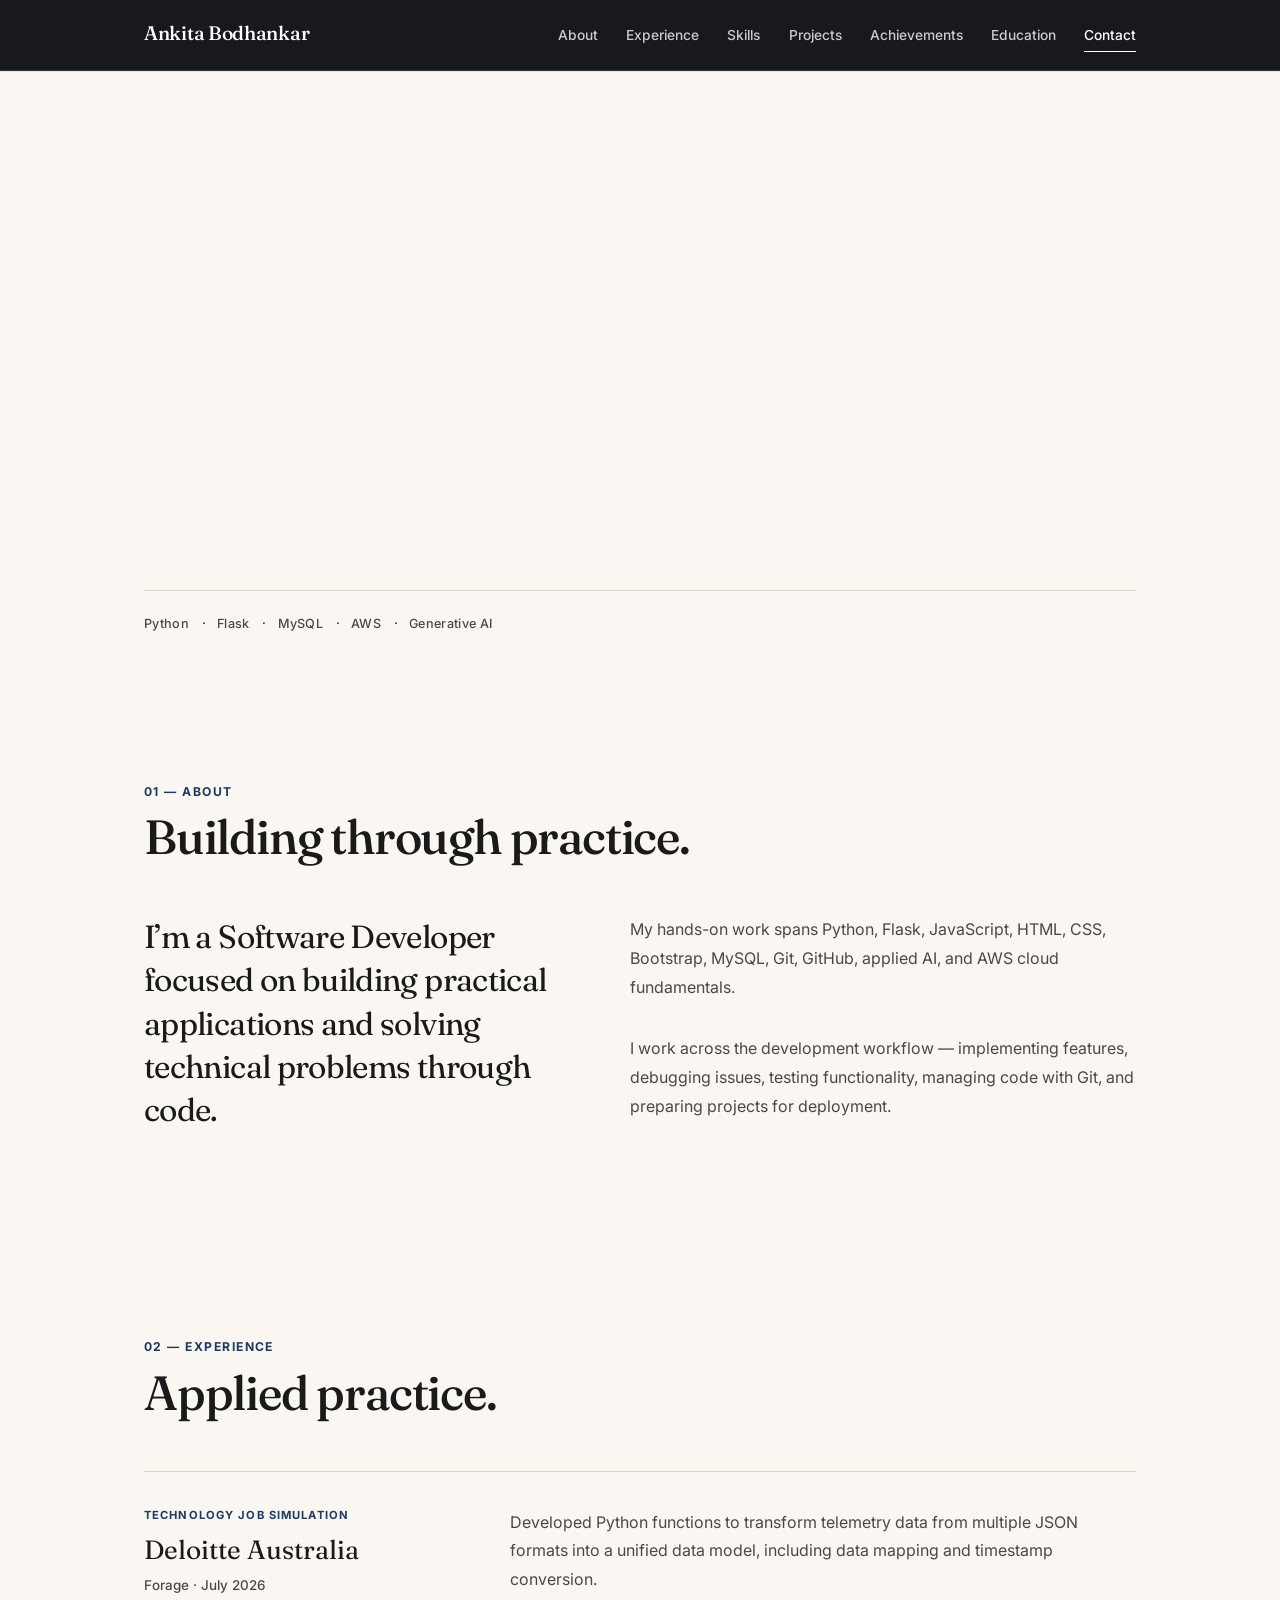
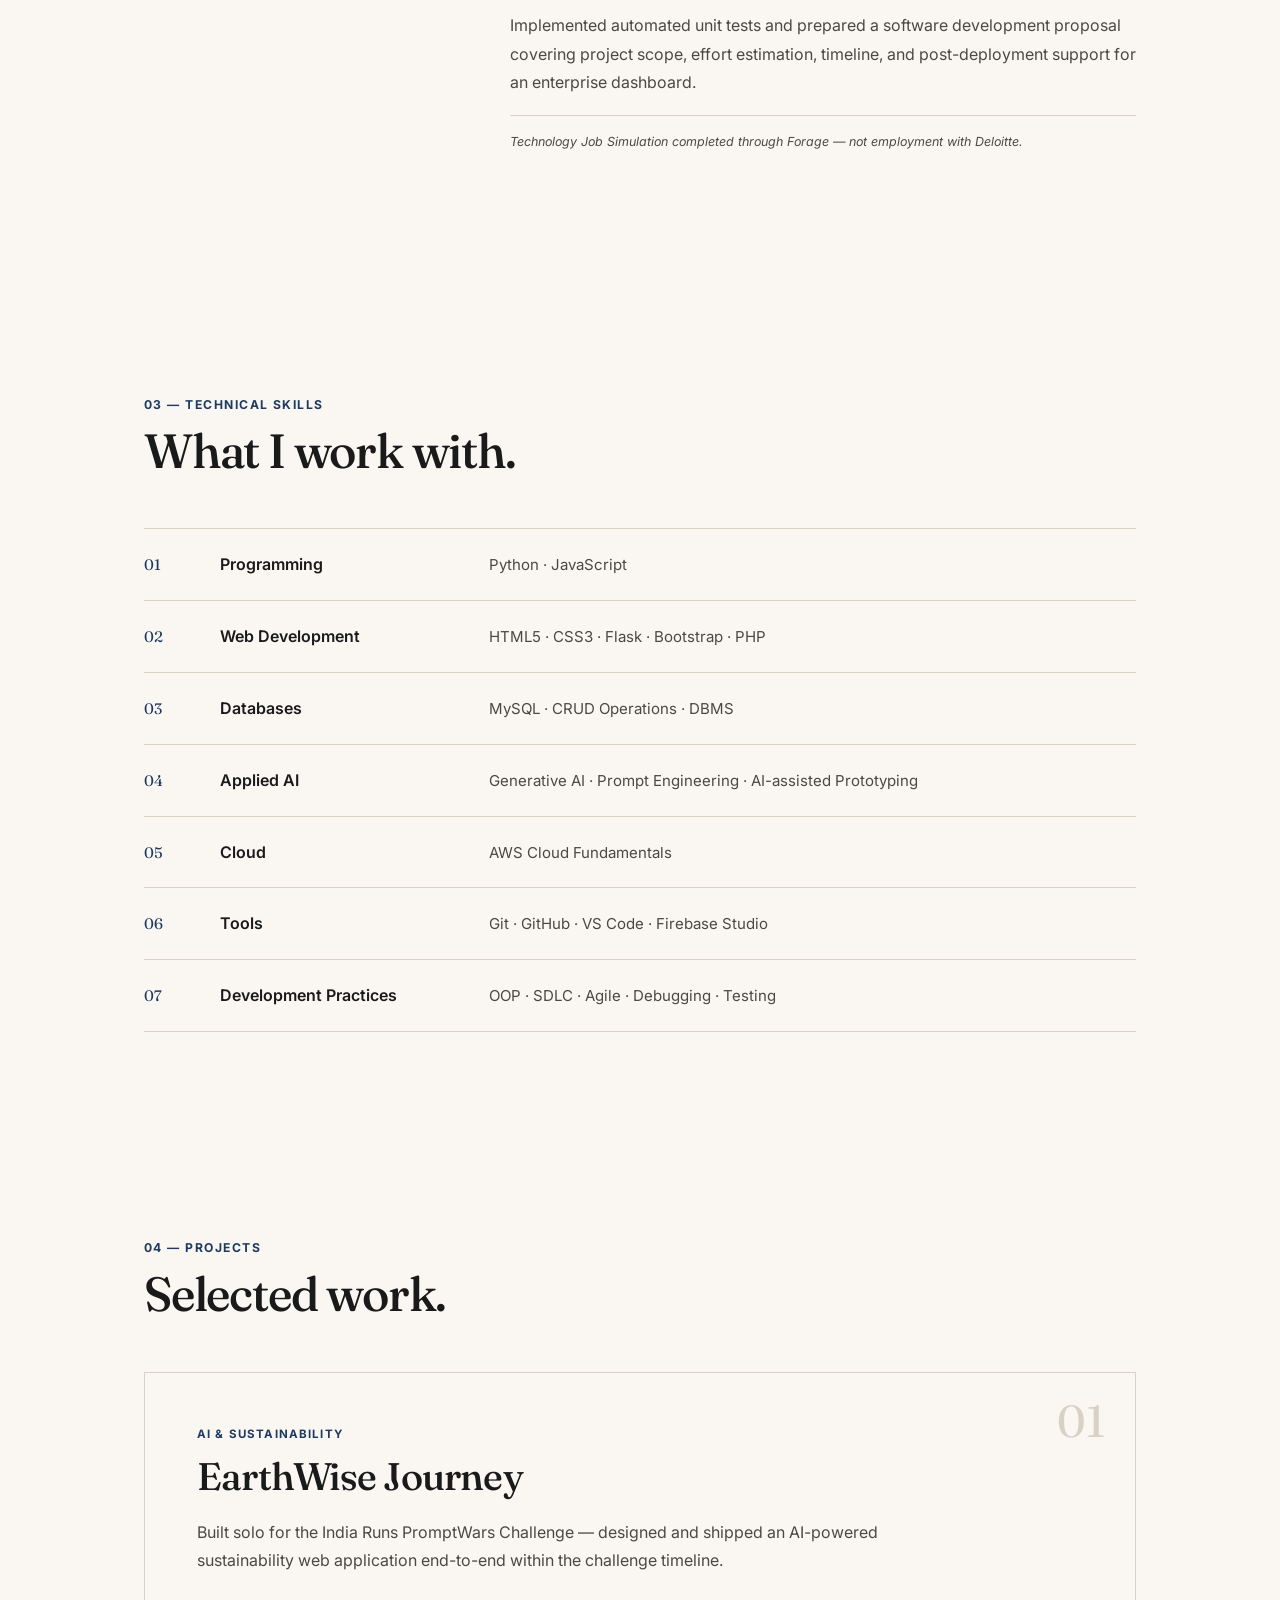
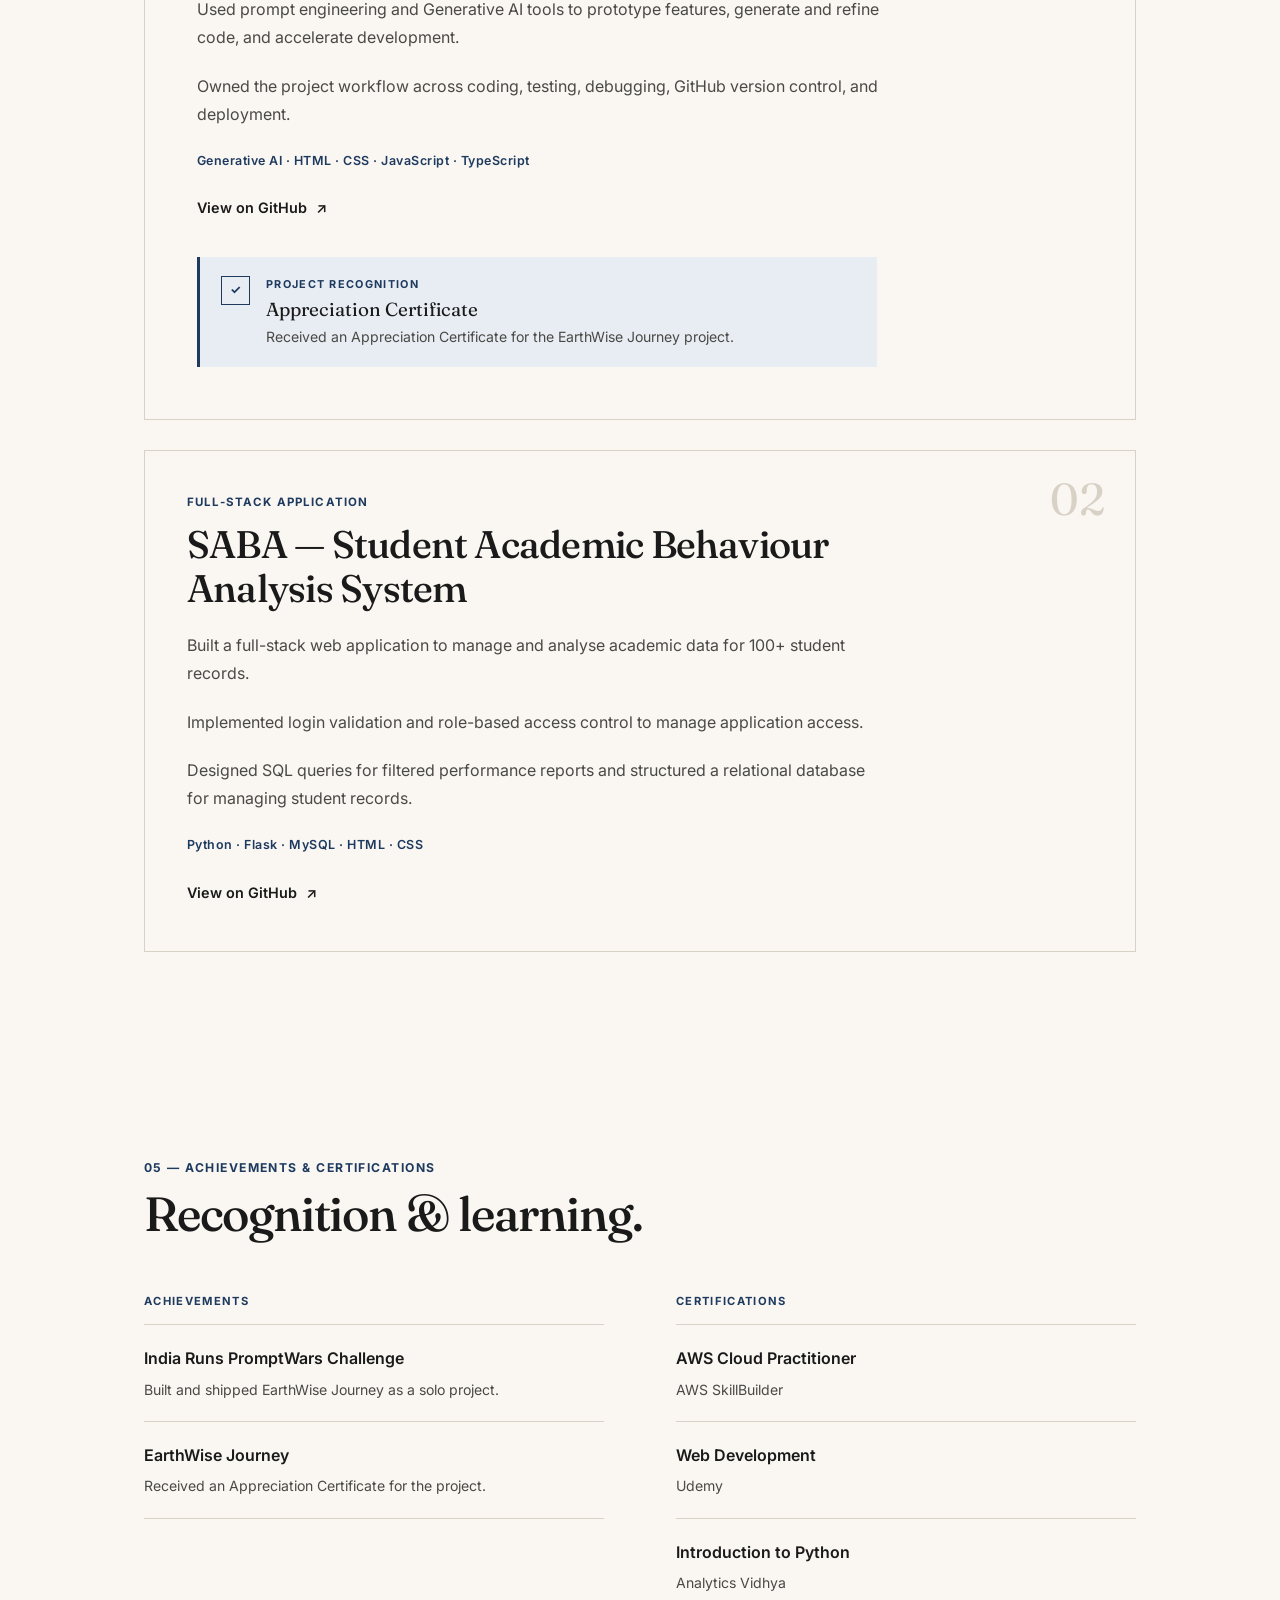
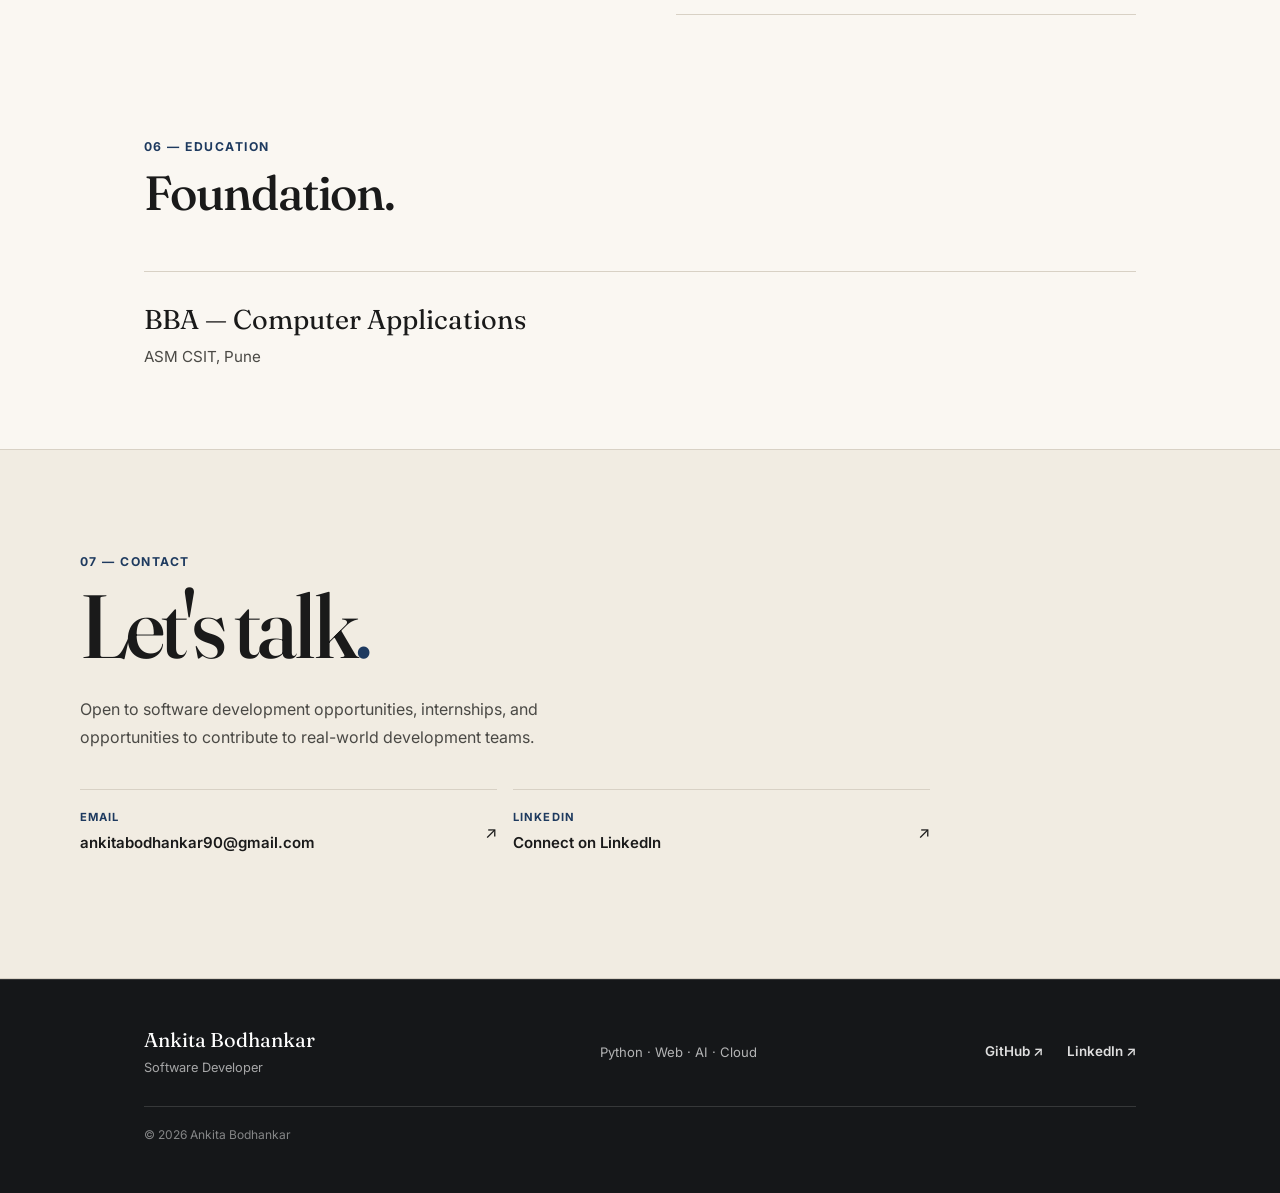
<file: PROJECT 1- The Global Launch/index.html>
<!DOCTYPE html>
<html lang="en">

<head>
    <meta charset="UTF-8">

    <meta
        name="viewport"
        content="width=device-width, initial-scale=1.0"
    >

    <title>Ankita Bodhankar — Software Developer</title>

    <meta
        name="description"
        content="Portfolio of Ankita Bodhankar, a Software Developer focused on Python, Flask, web development, applied AI and cloud fundamentals."
    >

    <!-- Open Graph -->
    <meta property="og:type" content="website">
    <meta property="og:title" content="Ankita Bodhankar — Software Developer">

    <meta
        property="og:description"
        content="Python · Web · AI · Cloud — projects, technical skills and development experience."
    >

    <meta property="og:image" content="assets/og-preview.png">

    <!-- Social Preview -->
    <meta name="twitter:card" content="summary_large_image">
    <meta name="twitter:title" content="Ankita Bodhankar — Software Developer">

    <meta
        name="twitter:description"
        content="Python · Web · AI · Cloud — developer portfolio."
    >

    <meta name="twitter:image" content="assets/og-preview.png">

    <!-- Favicon -->
    <link
        rel="icon"
        href="PROJECT 1- The Global Launch/assets/Ankita_Bodhankar_Resume (1).pdf"
        type="image/svg+xml"
    >

    <!-- Fonts -->
    <link
        rel="preconnect"
        href="https://fonts.googleapis.com"
    >

    <link
        rel="preconnect"
        href="https://fonts.gstatic.com"
        crossorigin
    >

    <link
        href="https://fonts.googleapis.com/css2?family=Fraunces:opsz,wght@9..144,400;9..144,500;9..144,600&family=Inter:wght@400;500;600&display=swap"
        rel="stylesheet"
    >

    <link rel="stylesheet" href="style.css">
</head>


<body>

    <!-- Accessibility -->
    <a class="skip-link" href="#main">
        Skip to content
    </a>


    <!-- ==================================================
         NAVBAR
    =================================================== -->

    <header class="site-header">

        <nav class="nav" aria-label="Primary">

            <!-- Name instead of AB -->
            <a
                href="#top"
                class="nav__brand"
                aria-label="Ankita Bodhankar — Home"
            >
                Ankita Bodhankar
            </a>


            <!-- Mobile menu button -->
            <button
                class="nav__toggle"
                id="navToggle"
                aria-expanded="false"
                aria-controls="navMenu"
                aria-label="Open menu"
            >
                <span></span>
                <span></span>
                <span></span>
            </button>


            <!-- Navigation -->
            <ul class="nav__menu" id="navMenu">

                <li>
                    <a href="#about" data-nav>
                        About
                    </a>
                </li>

                <li>
                    <a href="#experience" data-nav>
                        Experience
                    </a>
                </li>

                <li>
                    <a href="#skills" data-nav>
                        Skills
                    </a>
                </li>

                <li>
                    <a href="#projects" data-nav>
                        Projects
                    </a>
                </li>

                <li>
                    <a href="#achievements" data-nav>
                        Achievements
                    </a>
                </li>

                <li>
                    <a href="#education" data-nav>
                        Education
                    </a>
                </li>

                <li>
                    <a href="#contact" data-nav>
                        Contact
                    </a>
                </li>

            </ul>

        </nav>

    </header>


    <main id="main">


        <!-- ==================================================
             HERO
        =================================================== -->

        <section class="hero" id="top">

            <div class="hero__inner">

                <p class="hero__eyebrow reveal-item">
                    SOFTWARE DEVELOPER — PYTHON · WEB · AI · CLOUD
                </p>


                <h1 class="hero__headline">

    <span class="reveal-item">
        Software Developer
    </span>

    <span class="reveal-item hero__accent">
        building practical solutions.
    </span>

</h1>

                <p class="hero__desc reveal-item">

    I build practical web applications using Python,
    Flask, JavaScript, databases, applied AI, and
    AWS cloud fundamentals.

</p>


                <div class="hero__actions reveal-item">

                    <!-- GitHub -->
                    <a
                        class="btn btn--primary"
                        href="https://github.com/ankitabodhankar-git"
                        target="_blank"
                        rel="noopener noreferrer"
                    >
                        <span>GitHub</span>
                        <span class="btn__icon">↗</span>
                    </a>


                    <!-- LinkedIn -->
                    <a
                        class="btn btn--outline"
                        href="https://www.linkedin.com/in/ankita-bodhankar-114b12396/"
                        target="_blank"
                        rel="noopener noreferrer"
                    >
                        <span>LinkedIn</span>
                        <span class="btn__icon">↗</span>
                    </a>


                    <!-- Resume -->
                    <a
                        class="btn btn--outline"
                        href="assets/Ankita_Bodhankar_Resume.pdf"
                        download="Ankita_Bodhankar_Resume.pdf"
                    >
                        <span>Download Resume</span>
                        <span class="btn__icon">↓</span>
                    </a>

                </div>

            </div>


            <div class="hero__index" aria-hidden="true">

                <span>Python</span>
                <span>Flask</span>
                <span>MySQL</span>
                <span>AWS</span>
                <span>Generative AI</span>

            </div>

        </section>



        <!-- ==================================================
             ABOUT
        =================================================== -->

        <section class="section" id="about">

            <div class="section__head reveal">

                <p class="eyebrow">
                    01 — About
                </p>

                <h2>
                    Building through practice.
                </h2>

            </div>


            <div class="about__grid reveal">

                <p class="about__lead">

                    I’m a Software Developer focused on building
                    practical applications and solving technical
                    problems through code.

                </p>


                <div class="about__copy">

                    <p>

                        My hands-on work spans Python, Flask,
                        JavaScript, HTML, CSS, Bootstrap, MySQL,
                        Git, GitHub, applied AI, and AWS cloud
                        fundamentals.

                    </p>

                    <p>

                        I work across the development workflow —
                        implementing features, debugging issues,
                        testing functionality, managing code with
                        Git, and preparing projects for deployment.

                    </p>

                </div>

            </div>

        </section>



        <!-- ==================================================
             EXPERIENCE
        =================================================== -->

        <section class="section" id="experience">

            <div class="section__head reveal">

                <p class="eyebrow">
                    02 — Experience
                </p>

                <h2>
                    Applied practice.
                </h2>

            </div>


            <article class="exp reveal">

                <div class="exp__meta">

                    <p class="exp__label">
                        TECHNOLOGY JOB SIMULATION
                    </p>

                    <p class="exp__org">
                        Deloitte Australia
                    </p>

                    <p class="exp__tag">
                        Forage · July 2026
                    </p>

                </div>


                <div class="exp__body">

                    <p>

                        Developed Python functions to transform
                        telemetry data from multiple JSON formats
                        into a unified data model, including data
                        mapping and timestamp conversion.

                    </p>

                    <p>

                        Implemented automated unit tests and prepared
                        a software development proposal covering
                        project scope, effort estimation, timeline,
                        and post-deployment support for an enterprise
                        dashboard.

                    </p>

                    <p class="exp__note">
                        Technology Job Simulation completed through
                        Forage — not employment with Deloitte.
                    </p>

                </div>

            </article>

        </section>



        <!-- ==================================================
             SKILLS
        =================================================== -->

        <section class="section" id="skills">

            <div class="section__head reveal">

                <p class="eyebrow">
                    03 — Technical Skills
                </p>

                <h2>
                    What I work with.
                </h2>

            </div>


            <ul class="skills reveal">


                <li class="skills__row">

                    <span class="skills__num">01</span>

                    <span class="skills__cat">
                        Programming
                    </span>

                    <span class="skills__list">
                        Python · JavaScript
                    </span>

                </li>


                <li class="skills__row">

                    <span class="skills__num">02</span>

                    <span class="skills__cat">
                        Web Development
                    </span>

                    <span class="skills__list">
                        HTML5 · CSS3 · Flask · Bootstrap · PHP
                    </span>

                </li>


                <li class="skills__row">

                    <span class="skills__num">03</span>

                    <span class="skills__cat">
                        Databases
                    </span>

                    <span class="skills__list">
                        MySQL · CRUD Operations · DBMS
                    </span>

                </li>


                <li class="skills__row">

                    <span class="skills__num">04</span>

                    <span class="skills__cat">
                        Applied AI
                    </span>

                    <span class="skills__list">
                        Generative AI · Prompt Engineering ·
                        AI-assisted Prototyping
                    </span>

                </li>


                <li class="skills__row">

                    <span class="skills__num">05</span>

                    <span class="skills__cat">
                        Cloud
                    </span>

                    <span class="skills__list">
                        AWS Cloud Fundamentals
                    </span>

                </li>


                <li class="skills__row">

                    <span class="skills__num">06</span>

                    <span class="skills__cat">
                        Tools
                    </span>

                    <span class="skills__list">
                        Git · GitHub · VS Code · Firebase Studio
                    </span>

                </li>


                <li class="skills__row">

                    <span class="skills__num">07</span>

                    <span class="skills__cat">
                        Development Practices
                    </span>

                    <span class="skills__list">
                        OOP · SDLC · Agile · Debugging · Testing
                    </span>

                </li>

            </ul>

        </section>



        <!-- ==================================================
             PROJECTS
        =================================================== -->

        <section class="section" id="projects">

            <div class="section__head reveal">

                <p class="eyebrow">
                    04 — Projects
                </p>

                <h2>
                    Selected work.
                </h2>

            </div>


            <div class="projects">


                <!-- ==============================
                     EARTHWISE
                =============================== -->

                <article class="project project--featured reveal">

                    <div class="project__number">
                        01
                    </div>


                    <div class="project__top">

                        <p class="project__cat">
                            AI &amp; Sustainability
                        </p>

                        <h3 class="project__title">
                            EarthWise Journey
                        </h3>

                    </div>


                    <p class="project__desc">

                        Built solo for the India Runs PromptWars
                        Challenge — designed and shipped an
                        AI-powered sustainability web application
                        end-to-end within the challenge timeline.

                    </p>


                    <p class="project__desc">

                        Used prompt engineering and Generative AI
                        tools to prototype features, generate and
                        refine code, and accelerate development.

                    </p>


                    <p class="project__desc">

                        Owned the project workflow across coding,
                        testing, debugging, GitHub version control,
                        and deployment.

                    </p>


                    <p class="project__stack">
                        Generative AI · HTML · CSS · JavaScript · TypeScript
                    </p>


                    <a
                        class="project__link"
                        href="https://github.com/ankitabodhankar-git/earthwise-journey"
                        target="_blank"
                        rel="noopener noreferrer"
                    >
                        View on GitHub
                        <span>↗</span>
                    </a>


                    <!-- Recognition -->
                    <div class="recognition">

                        <div class="recognition__icon">
                            ✓
                        </div>

                        <div>

                            <p class="recognition__label">
                                PROJECT RECOGNITION
                            </p>

                            <p class="recognition__title">
                                Appreciation Certificate
                            </p>

                            <p class="recognition__desc">
                                Received an Appreciation Certificate
                                for the EarthWise Journey project.
                            </p>

                        </div>

                    </div>

                </article>



                <!-- ==============================
                     SABA
                =============================== -->

                <article class="project reveal">

                    <div class="project__number">
                        02
                    </div>


                    <div class="project__top">

                        <p class="project__cat">
                            Full-Stack Application
                        </p>

                        <h3 class="project__title">
                            SABA — Student Academic Behaviour
                            Analysis System
                        </h3>

                    </div>


                    <p class="project__desc">

                        Built a full-stack web application to
                        manage and analyse academic data for
                        100+ student records.

                    </p>


                    <p class="project__desc">

                        Implemented login validation and role-based
                        access control to manage application access.

                    </p>


                    <p class="project__desc">

                        Designed SQL queries for filtered performance
                        reports and structured a relational database
                        for managing student records.

                    </p>


                    <p class="project__stack">
                        Python · Flask · MySQL · HTML · CSS
                    </p>


                    <a
                        class="project__link"
                        href="https://github.com/ankitabodhankar-git/SABA_System"
                        target="_blank"
                        rel="noopener noreferrer"
                    >
                        View on GitHub
                        <span>↗</span>
                    </a>

                </article>

            </div>

        </section>



        <!-- ==================================================
             ACHIEVEMENTS & CERTIFICATIONS
        =================================================== -->

        <section class="section" id="achievements">

            <div class="section__head reveal">

                <p class="eyebrow">
                    05 — Achievements &amp; Certifications
                </p>

                <h2>
                    Recognition &amp; learning.
                </h2>

            </div>


            <div class="ach reveal">


                <!-- Achievements -->
                <div>

                    <p class="list-heading">
                        ACHIEVEMENTS
                    </p>

                    <ul class="ach__list">

                        <li>

                            <p class="ach__title">
                                India Runs PromptWars Challenge
                            </p>

                            <p class="ach__desc">
                                Built and shipped EarthWise Journey
                                as a solo project.
                            </p>

                        </li>


                        <li>

                            <p class="ach__title">
                                EarthWise Journey
                            </p>

                            <p class="ach__desc">
                                Received an Appreciation Certificate
                                for the project.
                            </p>

                        </li>

                    </ul>

                </div>



                <!-- Certifications -->
                <div>

                    <p class="list-heading">
                        CERTIFICATIONS
                    </p>

                    <ul class="cert__list">

                        <li>

                            <p class="cert__title">
                                AWS Cloud Practitioner
                            </p>

                            <p class="cert__issuer">
                                AWS SkillBuilder
                            </p>

                        </li>


                        <li>

                            <p class="cert__title">
                                Web Development
                            </p>

                            <p class="cert__issuer">
                                Udemy
                            </p>

                        </li>


                        <li>

                            <p class="cert__title">
                                Introduction to Python
                            </p>

                            <p class="cert__issuer">
                                Analytics Vidhya
                            </p>

                        </li>

                    </ul>

                </div>

            </div>

        </section>



        <!-- ==================================================
             EDUCATION
        =================================================== -->

        <section
            class="section section--tight"
            id="education"
        >

            <div class="section__head reveal">

                <p class="eyebrow">
                    06 — Education
                </p>

                <h2>
                    Foundation.
                </h2>

            </div>


            <div class="edu reveal">

                <p class="edu__degree">
                    BBA — Computer Applications
                </p>

                <p class="edu__school">
                    ASM CSIT, Pune
                </p>

            </div>

        </section>



        <!-- ==================================================
             CONTACT
        =================================================== -->

        <section class="section contact" id="contact">

            <div class="reveal">

                <p class="eyebrow">
                    07 — Contact
                </p>


                <h2 class="contact__headline">
                    Let's talk<span>.</span>
                </h2>


                <p class="contact__desc">

                    Open to software development opportunities,
                    internships, and opportunities to contribute
                    to real-world development teams.

                </p>


                <!-- ONLY TWO CONTACT OPTIONS -->
                <div class="contact__links">


                    <!-- Email -->
                    <a
                        href="mailto:ankitabodhankar90@gmail.com"
                        class="contact__link"
                    >

                        <span>
                            Email
                        </span>

                        <strong>
                            ankitabodhankar90@gmail.com
                        </strong>

                        <i aria-hidden="true">
                            ↗
                        </i>

                    </a>


                    <!-- LinkedIn -->
                    <a
                        href="https://www.linkedin.com/in/ankita-bodhankar-114b12396/"
                        target="_blank"
                        rel="noopener noreferrer"
                        class="contact__link"
                    >

                        <span>
                            LinkedIn
                        </span>

                        <strong>
                            Connect on LinkedIn
                        </strong>

                        <i aria-hidden="true">
                            ↗
                        </i>

                    </a>

                </div>

            </div>

        </section>


    </main>



    <!-- ==================================================
         DARK FOOTER
    =================================================== -->

    <footer class="site-footer">

        <div class="site-footer__inner">


            <div class="footer__identity">

                <p class="site-footer__name">
                    Ankita Bodhankar
                </p>

                <p class="footer__role">
                    Software Developer
                </p>

            </div>


            <p class="site-footer__tag">
                Python · Web · AI · Cloud
            </p>


            <div class="site-footer__links">

                <a
                    href="https://github.com/ankitabodhankar-git"
                    target="_blank"
                    rel="noopener noreferrer"
                >
                    GitHub ↗
                </a>


                <a
                    href="https://www.linkedin.com/in/ankita-bodhankar-114b12396/"
                    target="_blank"
                    rel="noopener noreferrer"
                >
                    LinkedIn ↗
                </a>

            </div>


            <p class="site-footer__copy">

                © <span id="year"></span>
                Ankita Bodhankar

            </p>

        </div>

    </footer>


    <script src="script.js"></script>

</body>
</html>
</file>
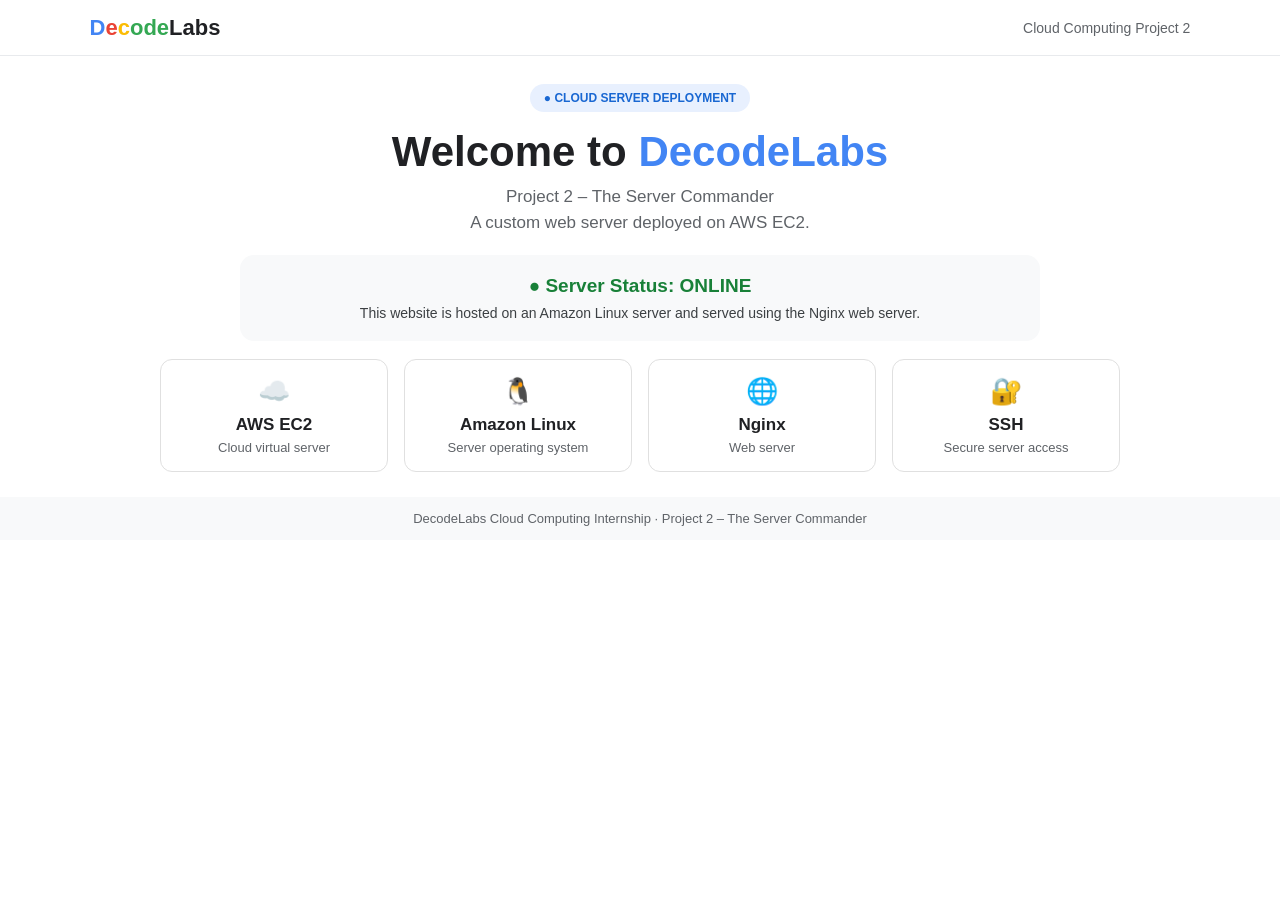
<file: PROJECT 2 - The Server Commander/index.html>
<!DOCTYPE html>
<html lang="en">
<head>
    <meta charset="UTF-8">
    <meta name="viewport" content="width=device-width, initial-scale=1.0">
    <title>DecodeLabs | Project 2</title>

    <style>
        * {
            box-sizing: border-box;
        }

        html, body {
            margin: 0;
            min-height: 100%;
        }

        body {
            font-family: Arial, Helvetica, sans-serif;
            color: #202124;
            background: #ffffff;
        }

        header {
            height: 56px;
            padding: 0 7%;
            display: flex;
            justify-content: space-between;
            align-items: center;
            border-bottom: 1px solid #e8eaed;
        }

        .logo {
            font-size: 22px;
            font-weight: bold;
        }

        .logo .blue { color: #4285f4; }
        .logo .red { color: #ea4335; }
        .logo .yellow { color: #fbbc04; }
        .logo .green { color: #34a853; }

        .project {
            color: #5f6368;
            font-size: 14px;
        }

        .hero {
            text-align: center;
            padding: 28px 20px 18px;
        }

        .badge {
            display: inline-block;
            background: #e8f0fe;
            color: #1967d2;
            padding: 7px 14px;
            border-radius: 20px;
            font-size: 12px;
            font-weight: bold;
        }

        h1 {
            font-size: 42px;
            margin: 16px 0 8px;
        }

        h1 .blue {
            color: #4285f4;
        }

        .subtitle {
            font-size: 17px;
            color: #5f6368;
            line-height: 1.5;
            margin: 0;
        }

        .status {
            margin: 20px auto 0;
            max-width: 800px;
            background: #f8f9fa;
            border-radius: 14px;
            padding: 20px;
        }

        .online {
            color: #188038;
            font-size: 19px;
            font-weight: bold;
            margin-bottom: 8px;
        }

        .status p {
            margin: 0;
            font-size: 14px;
            color: #3c4043;
        }

        .features {
            max-width: 1000px;
            margin: 0 auto;
            padding: 0 20px 25px;
            display: grid;
            grid-template-columns: repeat(4, 1fr);
            gap: 16px;
        }

        .card {
            border: 1px solid #e0e0e0;
            border-radius: 12px;
            padding: 16px 10px;
            text-align: center;
            background: white;
        }

        .icon {
            font-size: 26px;
        }

        .card h3 {
            margin: 8px 0 5px;
            font-size: 17px;
        }

        .card p {
            margin: 0;
            color: #5f6368;
            font-size: 13px;
        }

        footer {
            text-align: center;
            background: #f8f9fa;
            padding: 14px;
            color: #5f6368;
            font-size: 13px;
        }

        @media (max-width: 700px) {
            header {
                height: auto;
                padding: 15px;
            }

            .project {
                display: none;
            }

            h1 {
                font-size: 32px;
            }

            .features {
                grid-template-columns: repeat(2, 1fr);
            }
        }
    </style>
</head>

<body>

<header>
    <div class="logo">
        <span class="blue">D</span><span class="red">e</span><span class="yellow">c</span><span class="green">ode</span>Labs
    </div>

    <div class="project">Cloud Computing Project 2</div>
</header>

<section class="hero">

    <div class="badge">● CLOUD SERVER DEPLOYMENT</div>

    <h1>
        Welcome to <span class="blue">DecodeLabs</span>
    </h1>

    <p class="subtitle">
        Project 2 – The Server Commander<br>
        A custom web server deployed on AWS EC2.
    </p>

    <div class="status">
        <div class="online">● Server Status: ONLINE</div>
        <p>
            This website is hosted on an Amazon Linux server and served using the Nginx web server.
        </p>
    </div>

</section>

<section class="features">

    <div class="card">
        <div class="icon">☁️</div>
        <h3>AWS EC2</h3>
        <p>Cloud virtual server</p>
    </div>

    <div class="card">
        <div class="icon">🐧</div>
        <h3>Amazon Linux</h3>
        <p>Server operating system</p>
    </div>

    <div class="card">
        <div class="icon">🌐</div>
        <h3>Nginx</h3>
        <p>Web server</p>
    </div>

    <div class="card">
        <div class="icon">🔐</div>
        <h3>SSH</h3>
        <p>Secure server access</p>
    </div>

</section>

<footer>
    DecodeLabs Cloud Computing Internship · Project 2 – The Server Commander
</footer>

</body>
</html>
</file>
<file: PROJECT 1- The Global Launch/style.css>
:root {

    --bg: #FAF7F2;
    --bg-raised: #F1ECE2;

    --ink: #1A1A1A;
    --ink-soft: #4A4945;

    --accent: #1E3A5F;
    --accent-light: #E8EDF3;

    --line: #D8D1C5;

    --nav-dark: #17191C;
    --footer-dark: #151719;

    --white: #FFFFFF;

    --font-display:
        "Fraunces",
        Georgia,
        serif;

    --font-body:
        "Inter",
        -apple-system,
        BlinkMacSystemFont,
        "Segoe UI",
        sans-serif;

    --maxw: 1120px;

    --gutter: clamp(
        20px,
        5vw,
        64px
    );

    --dur-fast: 180ms;
    --dur-med: 420ms;
    --dur-slow: 700ms;

    --ease:
        cubic-bezier(
            0.22,
            1,
            0.36,
            1
        );
}


/* =========================================================
   RESET
   ========================================================= */

*,
*::before,
*::after {
    box-sizing: border-box;
}


html {
    scroll-behavior: smooth;
    scroll-padding-top: 90px;
}


body {
    margin: 0;

    background: var(--bg);

    color: var(--ink);

    font-family: var(--font-body);

    font-size: 16px;

    line-height: 1.65;

    -webkit-font-smoothing: antialiased;

    text-rendering: optimizeLegibility;
}


body.menu-open {
    overflow: hidden;
}


img {
    display: block;
    max-width: 100%;
}


a {
    color: inherit;
    text-decoration: none;
}


button,
a {
    -webkit-tap-highlight-color: transparent;
}


button {
    font: inherit;
}


ul {
    list-style: none;

    margin: 0;

    padding: 0;
}


p,
h1,
h2,
h3 {
    margin: 0;
}


h1,
h2,
h3 {
    color: var(--ink);

    font-family: var(--font-display);

    font-weight: 500;
}


/* =========================================================
   ACCESSIBILITY
   ========================================================= */

.skip-link {

    position: fixed;

    left: 16px;

    top: -100px;

    z-index: 1000;

    padding: 12px 18px;

    background: var(--accent);

    color: var(--white);

    font-weight: 600;

    transition:
        top var(--dur-fast) var(--ease);
}


.skip-link:focus {
    top: 16px;
}


:focus-visible {

    outline: 2px solid var(--accent);

    outline-offset: 4px;
}


/* =========================================================
   LAYOUT
   ========================================================= */

.section {

    max-width: var(--maxw);

    margin: 0 auto;

    padding:
        104px
        var(--gutter);
}


.section--tight {

    padding-top: 20px;

    padding-bottom: 80px;
}


.section__head {

    margin-bottom: 52px;
}


.eyebrow {

    margin-bottom: 12px;

    color: var(--accent);

    font-size: 0.76rem;

    font-weight: 700;

    letter-spacing: 0.12em;

    line-height: 1.3;

    text-transform: uppercase;
}


.section__head h2 {

    max-width: 18ch;

    font-size:
        clamp(
            2rem,
            4vw,
            3rem
        );

    line-height: 1.08;

    letter-spacing: -0.025em;
}


/* =========================================================
   NAVBAR
   ========================================================= */

.site-header {

    position: sticky;

    top: 0;

    z-index: 100;

    background: var(--nav-dark);

    border-bottom:
        1px solid
        rgba(255, 255, 255, 0.12);

    box-shadow:
        0 1px 0
        rgba(0, 0, 0, 0.08);
}


.nav {

    width: 100%;

    max-width: var(--maxw);

    min-height: 70px;

    margin: 0 auto;

    padding:
        12px
        var(--gutter);

    display: flex;

    align-items: center;

    justify-content: space-between;

    gap: 32px;
}


/* Name */

.nav__brand {

    position: relative;

    flex-shrink: 0;

    color: var(--white);

    font-family: var(--font-display);

    font-size: 1.22rem;

    font-weight: 500;

    letter-spacing: -0.015em;

    padding-bottom: 3px;
}


.nav__brand::after {

    content: "";

    position: absolute;

    left: 0;

    bottom: 0;

    width: 0;

    height: 1px;

    background: var(--white);

    transition:
        width var(--dur-med) var(--ease);
}


.nav__brand:hover::after {
    width: 100%;
}


/* Desktop navigation */

.nav__menu {

    display: flex;

    align-items: center;

    justify-content: flex-end;

    gap: clamp(
        18px,
        2.2vw,
        32px
    );
}


.nav__menu a {

    position: relative;

    display: inline-block;

    padding:
        7px
        0;

    color:
        rgba(
            255,
            255,
            255,
            0.78
        );

    font-size: 0.86rem;

    font-weight: 500;

    white-space: nowrap;

    transition:
        color var(--dur-fast) var(--ease);
}


.nav__menu a::after {

    content: "";

    position: absolute;

    left: 0;

    right: 100%;

    bottom: 1px;

    height: 1px;

    background: var(--white);

    transition:
        right var(--dur-med) var(--ease);
}


.nav__menu a:hover,
.nav__menu a.is-active {

    color: var(--white);
}


.nav__menu a:hover::after,
.nav__menu a.is-active::after {

    right: 0;
}


/* Mobile toggle */

.nav__toggle {

    display: none;

    width: 42px;

    height: 42px;

    padding: 0;

    border:
        1px solid
        rgba(255, 255, 255, 0.45);

    background: transparent;

    cursor: pointer;

    align-items: center;

    justify-content: center;

    flex-direction: column;

    gap: 5px;
}


.nav__toggle span {

    width: 18px;

    height: 1.5px;

    background: var(--white);

    transition:
        transform var(--dur-fast) var(--ease),
        opacity var(--dur-fast) var(--ease);
}


.nav__toggle[aria-expanded="true"]
span:nth-child(1) {

    transform:
        translateY(6.5px)
        rotate(45deg);
}


.nav__toggle[aria-expanded="true"]
span:nth-child(2) {

    opacity: 0;
}


.nav__toggle[aria-expanded="true"]
span:nth-child(3) {

    transform:
        translateY(-6.5px)
        rotate(-45deg);
}


/* =========================================================
   HERO
   ========================================================= */

.hero {

    max-width: var(--maxw);

    margin: 0 auto;

    padding:
        clamp(
            58px,
            7vw,
            82px
        )
        var(--gutter)
        45px;
}

.hero__inner {

    max-width: 900px;
}


.hero__eyebrow {

    margin-bottom: 26px;

    color: var(--accent);

    font-size: 0.82rem;

    font-weight: 700;

    letter-spacing: 0.105em;

    line-height: 1.4;

    text-transform: uppercase;
}


.hero__headline {

    max-width: 850px;

    font-size:
        clamp(
            2.8rem,
            5vw,
            4.8rem
        );

    line-height: 1.05;

    letter-spacing: -0.035em;
}

.hero__headline span {

    display: block;
}


.hero__headline .hero__accent {

    color: var(--accent);
}


.hero__desc {

    max-width: 63ch;

    margin-top: 32px;

    color: var(--ink-soft);

    font-size:
        clamp(
            1rem,
            1.4vw,
            1.12rem
        );

    line-height: 1.75;
}


/* Hero buttons */

.hero__actions {

    display: flex;

    flex-wrap: wrap;

    gap: 12px;

    margin-top: 38px;
}


.btn {

    position: relative;

    display: inline-flex;

    align-items: center;

    justify-content: center;

    gap: 13px;

    min-height: 48px;

    padding:
        12px
        20px;

    border: 1px solid var(--ink);

    font-size: 0.88rem;

    font-weight: 600;

    cursor: pointer;

    overflow: hidden;

    transition:
        background var(--dur-fast) var(--ease),
        color var(--dur-fast) var(--ease),
        border-color var(--dur-fast) var(--ease),
        transform var(--dur-fast) var(--ease);
}


.btn:hover {

    transform: translateY(-2px);
}


.btn__icon {

    display: inline-block;

    transition:
        transform var(--dur-fast) var(--ease);
}


.btn:hover .btn__icon {

    transform:
        translate(3px, -2px);
}


/* Primary */

.btn--primary {

    background: var(--nav-dark);

    border-color: var(--nav-dark);

    color: var(--white);
}


.btn--primary:hover {

    background: var(--accent);

    border-color: var(--accent);
}


/* Outline */

.btn--outline {

    background: transparent;

    color: var(--ink);
}


.btn--outline:hover {

    background: var(--nav-dark);

    border-color: var(--nav-dark);

    color: var(--white);
}


/* Hero technology strip */

.hero__index {

    display: flex;

    flex-wrap: wrap;

    gap:
        12px
        28px;

    margin-top: 76px;

    padding-top: 23px;

    border-top: 1px solid var(--line);

    color: var(--ink-soft);

    font-size: 0.79rem;

    font-weight: 500;

    letter-spacing: 0.025em;
}


.hero__index span {

    position: relative;
}


.hero__index span:not(:last-child)::after {

    content: "·";

    position: absolute;

    right: -17px;

    color: var(--accent);
}


/* =========================================================
   ABOUT
   ========================================================= */

.about__grid {

    display: grid;

    grid-template-columns:
        minmax(0, 0.9fr)
        minmax(0, 1.1fr);

    gap: 72px;
}


.about__lead {

    font-family: var(--font-display);

    font-size:
        clamp(
            1.55rem,
            2.5vw,
            2rem
        );

    line-height: 1.35;

    letter-spacing: -0.02em;
}


.about__copy {

    display: grid;

    gap: 22px;

    color: var(--ink-soft);

    font-size: 1rem;

    line-height: 1.8;
}


/* =========================================================
   EXPERIENCE
   ========================================================= */

.exp {

    display: grid;

    grid-template-columns:
        minmax(220px, 0.65fr)
        minmax(0, 1.35fr);

    gap: 64px;

    padding: 36px 0;

    border-top: 1px solid var(--line);
}


.exp__label {

    margin-bottom: 12px;

    color: var(--accent);

    font-size: 0.7rem;

    font-weight: 700;

    letter-spacing: 0.1em;

    line-height: 1.4;
}


.exp__org {

    font-family: var(--font-display);

    font-size: 1.65rem;

    line-height: 1.15;
}


.exp__tag {

    margin-top: 8px;

    color: var(--ink-soft);

    font-size: 0.84rem;

    font-weight: 500;
}


.exp__body {

    display: grid;

    gap: 18px;

    color: var(--ink-soft);

    line-height: 1.78;
}


.exp__note {

    padding-top: 15px;

    border-top: 1px solid var(--line);

    color: var(--ink-soft);

    font-size: 0.78rem;

    font-style: italic;
}


/* =========================================================
   SKILLS
   ========================================================= */

.skills__row {

    display: grid;

    grid-template-columns:
        52px
        245px
        minmax(0, 1fr);

    align-items: baseline;

    gap: 24px;

    padding: 22px 0;

    border-top: 1px solid var(--line);

    transition:
        padding-left var(--dur-fast) var(--ease),
        border-color var(--dur-fast) var(--ease);
}


.skills__row:last-child {

    border-bottom:
        1px solid var(--line);
}


.skills__num {

    color: var(--accent);

    font-family: var(--font-display);

    font-size: 0.95rem;
}


.skills__cat {

    font-size: 1rem;

    font-weight: 600;
}


.skills__list {

    color: var(--ink-soft);

    font-size: 0.94rem;
}


.skills__row:hover {

    padding-left: 12px;

    border-color: var(--accent);
}


/* =========================================================
   PROJECTS
   ========================================================= */

.projects {

    display: grid;

    gap: 30px;
}


.project {

    position: relative;

    padding: 42px;

    border:
        1px solid
        var(--line);

    background: transparent;

    transition:
        border-color var(--dur-med) var(--ease),
        transform var(--dur-med) var(--ease);
}


.project:hover {

    border-color: var(--accent);

    transform: translateY(-3px);
}


.project--featured {

    padding:
        clamp(
            30px,
            5vw,
            52px
        );
}


.project__number {

    position: absolute;

    top: 26px;

    right: 30px;

    color: var(--line);

    font-family: var(--font-display);

    font-size: 2.8rem;

    line-height: 1;

    transition:
        color var(--dur-med) var(--ease);
}


.project:hover .project__number {

    color: var(--accent);
}


.project__top {

    max-width: 850px;

    padding-right: 70px;
}


.project__cat {

    margin-bottom: 10px;

    color: var(--accent);

    font-size: 0.72rem;

    font-weight: 700;

    letter-spacing: 0.1em;

    text-transform: uppercase;
}


.project__title {

    font-size:
        clamp(
            1.65rem,
            3vw,
            2.4rem
        );

    line-height: 1.15;

    letter-spacing: -0.02em;
}


.project__desc {

    max-width: 70ch;

    margin-top: 20px;

    color: var(--ink-soft);

    line-height: 1.78;
}


.project__stack {

    margin-top: 22px;

    color: var(--accent);

    font-size: 0.78rem;

    font-weight: 600;

    letter-spacing: 0.04em;
}


.project__link {

    display: inline-flex;

    align-items: center;

    gap: 9px;

    position: relative;

    margin-top: 25px;

    padding-bottom: 5px;

    font-size: 0.9rem;

    font-weight: 600;
}


.project__link::after {

    content: "";

    position: absolute;

    left: 0;

    right: 100%;

    bottom: 0;

    height: 1px;

    background: var(--accent);

    transition:
        right var(--dur-med) var(--ease);
}


.project__link:hover {

    color: var(--accent);
}


.project__link:hover::after {

    right: 0;
}


.project__link span {

    transition:
        transform var(--dur-fast) var(--ease);
}


.project__link:hover span {

    transform:
        translate(3px, -2px);
}


/* =========================================================
   PROJECT RECOGNITION
   ========================================================= */

.recognition {

    display: flex;

    align-items: flex-start;

    gap: 16px;

    max-width: 680px;

    margin-top: 32px;

    padding:
        19px
        21px;

    background: var(--accent-light);

    border-left:
        3px solid
        var(--accent);
}


.recognition__icon {

    width: 29px;

    height: 29px;

    flex-shrink: 0;

    display: flex;

    align-items: center;

    justify-content: center;

    border:
        1px solid
        var(--accent);

    color: var(--accent);

    font-size: 0.78rem;

    font-weight: 700;
}


.recognition__label {

    color: var(--accent);

    font-size: 0.68rem;

    font-weight: 700;

    letter-spacing: 0.12em;

    text-transform: uppercase;
}


.recognition__title {

    margin-top: 4px;

    font-family: var(--font-display);

    font-size: 1.18rem;

    line-height: 1.3;
}


.recognition__desc {

    margin-top: 4px;

    color: var(--ink-soft);

    font-size: 0.88rem;

    line-height: 1.55;
}


/* =========================================================
   ACHIEVEMENTS / CERTIFICATIONS
   ========================================================= */

.ach {

    display: grid;

    grid-template-columns:
        1fr
        1fr;

    gap: 72px;
}


.list-heading {

    margin-bottom: 14px;

    color: var(--accent);

    font-size: 0.7rem;

    font-weight: 700;

    letter-spacing: 0.12em;

    text-transform: uppercase;
}


.ach__list li,
.cert__list li {

    padding:
        20px
        0;

    border-top:
        1px solid
        var(--line);
}


.ach__list li:last-child,
.cert__list li:last-child {

    border-bottom:
        1px solid
        var(--line);
}


.ach__title,
.cert__title {

    font-size: 1rem;

    font-weight: 600;
}


.ach__desc,
.cert__issuer {

    margin-top: 6px;

    color: var(--ink-soft);

    font-size: 0.88rem;
}


/* =========================================================
   EDUCATION
   ========================================================= */

.edu {

    padding-top: 30px;

    border-top:
        1px solid
        var(--line);
}


.edu__degree {

    font-family: var(--font-display);

    font-size:
        clamp(
            1.35rem,
            2.5vw,
            1.7rem
        );

    line-height: 1.3;
}


.edu__school {

    margin-top: 7px;

    color: var(--ink-soft);

    font-size: 0.95rem;
}


/* =========================================================
   CONTACT
   ========================================================= */

.contact {

    max-width: none;

    padding-left: var(--gutter);

    padding-right: var(--gutter);

    background: var(--bg-raised);

    border-top:
        1px solid
        var(--line);

    border-bottom:
        1px solid
        var(--line);
}


.contact > .reveal {

    max-width: var(--maxw);

    margin: 0 auto;
}


.contact__headline {

    margin-top: 7px;

    font-size:
        clamp(
            3rem,
            7vw,
            5.8rem
        );

    line-height: 0.98;

    letter-spacing: -0.045em;
}


.contact__headline span {

    color: var(--accent);
}


.contact__desc {

    max-width: 55ch;

    margin-top: 25px;

    color: var(--ink-soft);

    font-size: 1rem;

    line-height: 1.75;
}


/* Contact options */

.contact__links {

    display: grid;

    grid-template-columns:
        repeat(
            2,
            minmax(0, 1fr)
        );

    gap: 16px;

    max-width: 850px;

    margin-top: 38px;
}


.contact__link {

    position: relative;

    display: grid;

    grid-template-columns: 1fr auto;

    gap: 5px 15px;

    padding:
        18px
        0;

    border-top:
        1px solid
        var(--line);

    transition:
        border-color var(--dur-fast) var(--ease);
}


.contact__link:hover {

    border-color: var(--accent);

    color: var(--accent);
}


.contact__link span {

    grid-column: 1 / 2;

    color: var(--accent);

    font-size: 0.7rem;

    font-weight: 700;

    letter-spacing: 0.1em;

    text-transform: uppercase;
}


.contact__link strong {

    grid-column: 1 / 2;

    color: var(--ink);

    font-size: 0.94rem;

    font-weight: 600;

    overflow-wrap: anywhere;
}


.contact__link i {

    grid-column: 2;

    grid-row: 1 / 3;

    align-self: center;

    font-size: 1rem;

    font-style: normal;

    transition:
        transform var(--dur-fast) var(--ease);
}


.contact__link:hover i {

    transform:
        translate(3px, -3px);
}


/* =========================================================
   DARK FOOTER
   ========================================================= */

.site-footer {

    background: var(--footer-dark);

    color: var(--white);

    border-top:
        1px solid
        rgba(255, 255, 255, 0.12);
}


.site-footer__inner {

    max-width: var(--maxw);

    margin: 0 auto;

    padding:
        48px
        var(--gutter);

    display: grid;

    grid-template-columns:
        1.2fr
        1fr
        auto;

    align-items: center;

    gap: 28px;
}


.site-footer__name {

    font-family: var(--font-display);

    font-size: 1.25rem;

    line-height: 1.2;
}


.footer__role {

    margin-top: 5px;

    color:
        rgba(
            255,
            255,
            255,
            0.62
        );

    font-size: 0.8rem;
}


.site-footer__tag {

    color:
        rgba(
            255,
            255,
            255,
            0.68
        );

    font-size: 0.82rem;
}


.site-footer__links {

    display: flex;

    gap: 24px;

    font-size: 0.84rem;

    font-weight: 600;
}


.site-footer__links a {

    position: relative;

    padding-bottom: 4px;

    color:
        rgba(
            255,
            255,
            255,
            0.86
        );
}


.site-footer__links a::after {

    content: "";

    position: absolute;

    left: 0;

    right: 100%;

    bottom: 0;

    height: 1px;

    background: var(--white);

    transition:
        right var(--dur-med) var(--ease);
}


.site-footer__links a:hover::after {

    right: 0;
}


.site-footer__links a:hover {

    color: var(--white);
}


.site-footer__copy {

    grid-column: 1 / -1;

    padding-top: 18px;

    border-top:
        1px solid
        rgba(
            255,
            255,
            255,
            0.14
        );

    color:
        rgba(
            255,
            255,
            255,
            0.48
        );

    font-size: 0.75rem;
}


/* =========================================================
   SCROLL REVEAL
   ========================================================= */

.reveal {

    opacity: 0;

    transform:
        translateY(26px);

    transition:
        opacity var(--dur-slow) var(--ease),
        transform var(--dur-slow) var(--ease);
}


.reveal.is-visible {

    opacity: 1;

    transform:
        translateY(0);
}


/* =========================================================
   HERO ANIMATION
   ========================================================= */

.reveal-item {

    opacity: 0;

    transform:
        translateY(20px);

    animation:
        heroRise
        var(--dur-slow)
        var(--ease)
        forwards;
}


.hero__eyebrow.reveal-item {

    animation-delay: 0.05s;
}


.hero__headline
.reveal-item:nth-child(1) {

    animation-delay: 0.14s;
}


.hero__headline
.reveal-item:nth-child(2) {

    animation-delay: 0.24s;
}


.hero__headline
.reveal-item:nth-child(3) {

    animation-delay: 0.34s;
}


.hero__desc.reveal-item {

    animation-delay: 0.46s;
}


.hero__actions.reveal-item {

    animation-delay: 0.58s;
}


@keyframes heroRise {

    from {

        opacity: 0;

        transform:
            translateY(20px);
    }

    to {

        opacity: 1;

        transform:
            translateY(0);
    }
}


/* =========================================================
   RESPONSIVE — TABLET
   ========================================================= */

@media (max-width: 900px) {

    .nav__menu {

        gap: 18px;
    }


    .nav__menu a {

        font-size: 0.79rem;
    }


    .about__grid {

        grid-template-columns:
            1fr;

        gap: 35px;
    }


    .exp {

        grid-template-columns:
            1fr;

        gap: 22px;
    }


    .skills__row {

        grid-template-columns:
            42px
            210px
            minmax(0, 1fr);

        gap: 18px;
    }


    .ach {

        gap: 45px;
    }


    .site-footer__inner {

        grid-template-columns:
            1fr
            1fr;
    }


    .site-footer__links {

        justify-self: end;
    }

}


/* =========================================================
   RESPONSIVE — MOBILE NAV
   ========================================================= */

@media (max-width: 760px) {

    html {

        scroll-padding-top: 76px;
    }


    .nav {

        min-height: 66px;
    }


    .nav__toggle {

        display: flex;
    }


    .nav__menu {

        position: fixed;

        top: 66px;

        right: 0;

        bottom: 0;

        left: 0;

        z-index: 99;

        display: flex;

        flex-direction: column;

        align-items: stretch;

        gap: 0;

        padding:
            10px
            var(--gutter)
            30px;

        background: var(--nav-dark);

        overflow-y: auto;

        opacity: 0;

        transform:
            translateY(-12px);

        pointer-events: none;

        transition:
            opacity var(--dur-med) var(--ease),
            transform var(--dur-med) var(--ease);
    }


    .nav__menu.is-open {

        opacity: 1;

        transform:
            translateY(0);

        pointer-events: auto;
    }


    .nav__menu li {

        width: 100%;

        border-top:
            1px solid
            rgba(
                255,
                255,
                255,
                0.12
            );
    }


    .nav__menu li:last-child {

        border-bottom:
            1px solid
            rgba(
                255,
                255,
                255,
                0.12
            );
    }


    .nav__menu a {

        display: block;

        padding:
            17px
            0;

        color:
            rgba(
                255,
                255,
                255,
                0.82
            );

        font-size: 1rem;
    }


    .nav__menu a.is-active {

        color: var(--white);
    }


    .hero {

        padding-top: 90px;

        padding-bottom: 55px;
    }


    .hero__headline {

        max-width: 11ch;

        font-size:
            clamp(
                3rem,
                14vw,
                5rem
            );
    }


    .hero__desc {

        font-size: 0.98rem;

        line-height: 1.7;
    }


    .hero__actions {

        flex-direction: column;

        align-items: stretch;

        max-width: 420px;
    }


    .btn {

        width: 100%;

        justify-content: space-between;
    }


    .hero__index {

        margin-top: 58px;
    }


    .section {

        padding-top: 78px;

        padding-bottom: 78px;
    }


    .section__head {

        margin-bottom: 38px;
    }


    .skills__row {

        grid-template-columns:
            36px
            minmax(0, 1fr);

        gap: 9px 15px;
    }


    .skills__cat {

        font-size: 0.98rem;
    }


    .skills__list {

        grid-column: 2;

        font-size: 0.88rem;

        line-height: 1.6;
    }


    .project {

        padding: 30px 22px;
    }


    .project__number {

        top: 22px;

        right: 20px;

        font-size: 2.2rem;
    }


    .project__top {

        padding-right: 50px;
    }


    .recognition {

        padding: 17px;
    }


    .ach {

        grid-template-columns:
            1fr;

        gap: 42px;
    }


    .contact__links {

        grid-template-columns:
            1fr;
    }


    .site-footer__inner {

        grid-template-columns:
            1fr;

        gap: 22px;
    }


    .site-footer__links {

        justify-self: start;

        flex-wrap: wrap;
    }


    .site-footer__copy {

        grid-column: 1;
    }

}


/* =========================================================
   SMALL MOBILE
   ========================================================= */

@media (max-width: 480px) {

    .nav__brand {

        font-size: 1.05rem;
    }


    .hero {

        padding-top: 76px;
    }


    .hero__eyebrow {

        font-size: 0.72rem;

        line-height: 1.6;
    }


    .hero__headline {

        font-size:
            clamp(
                2.75rem,
                14vw,
                4rem
            );
    }


    .hero__index {

        gap:
            10px
            22px;

        font-size: 0.75rem;
    }


    .section {

        padding-left: 20px;

        padding-right: 20px;
    }


    .contact {

        padding-left: 20px;

        padding-right: 20px;
    }


    .project__title {

        font-size: 1.55rem;
    }


    .recognition {

        gap: 12px;
    }


    .recognition__title {

        font-size: 1.05rem;
    }


    .contact__headline {

        font-size: 3.2rem;
    }

}


/* =========================================================
   REDUCED MOTION
   ========================================================= */

@media (prefers-reduced-motion: reduce) {

    html {

        scroll-behavior: auto;
    }


    *,
    *::before,
    *::after {

        animation-duration: 0.001ms !important;

        animation-iteration-count: 1 !important;

        transition-duration: 0.001ms !important;

        scroll-behavior: auto !important;
    }


    .reveal,
    .reveal-item {

        opacity: 1 !important;

        transform: none !important;

        animation: none !important;
    }

}
/* =========================================================
   404 ERROR PAGE
   ========================================================= */

.error-page {

    min-height: 100vh;

    max-width: 900px;

    margin: 0 auto;

    padding:
        80px
        var(--gutter);

    display: flex;

    flex-direction: column;

    align-items: flex-start;

    justify-content: center;
}


.error-page__code {

    margin-bottom: 15px;

    color: var(--accent);

    font-size: 0.8rem;

    font-weight: 700;

    letter-spacing: 0.15em;

}


.error-page h1 {

    max-width: 700px;

    font-size:
        clamp(
            3rem,
            7vw,
            5.5rem
        );

    line-height: 1;

    letter-spacing: -0.04em;
}


.error-page p:not(.error-page__code) {

    max-width: 550px;

    margin-top: 24px;

    color: var(--ink-soft);

    font-size: 1rem;

    line-height: 1.7;
}


.error-page .btn {

    margin-top: 30px;
}
</file>
